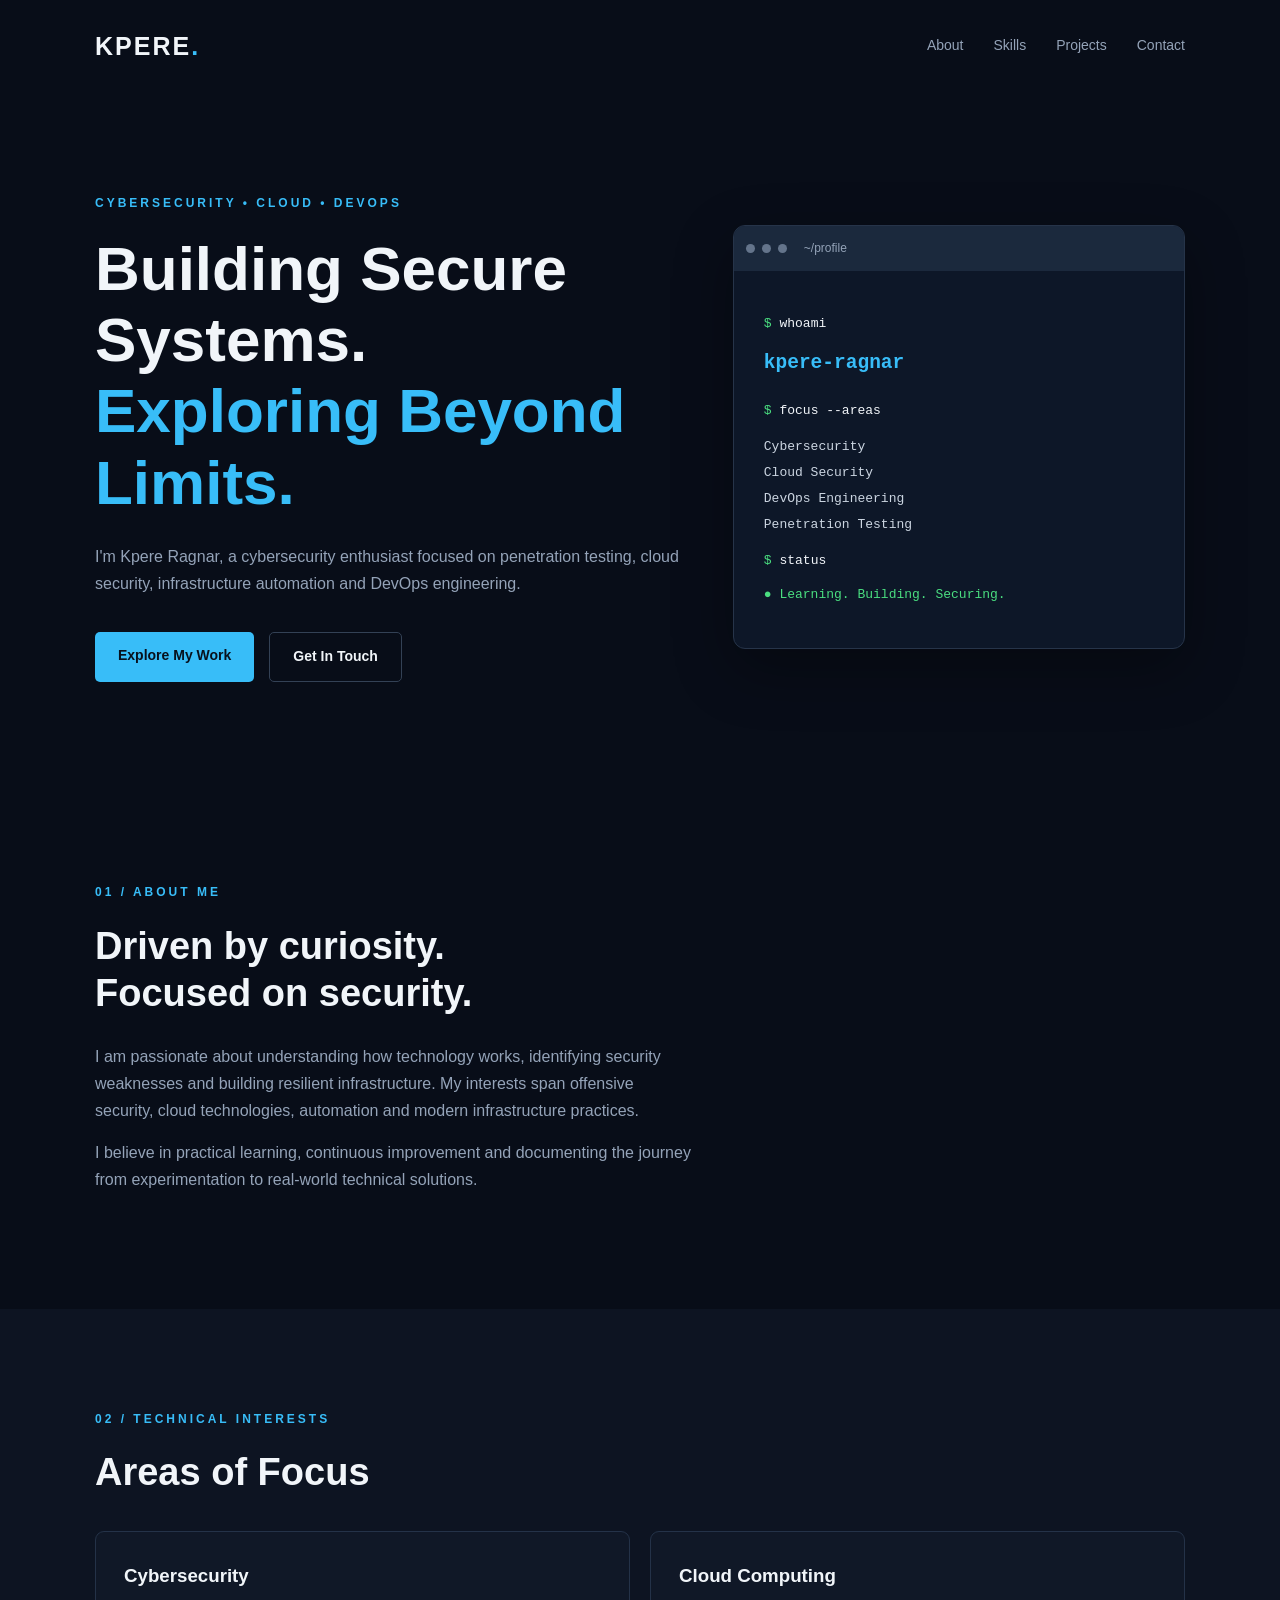
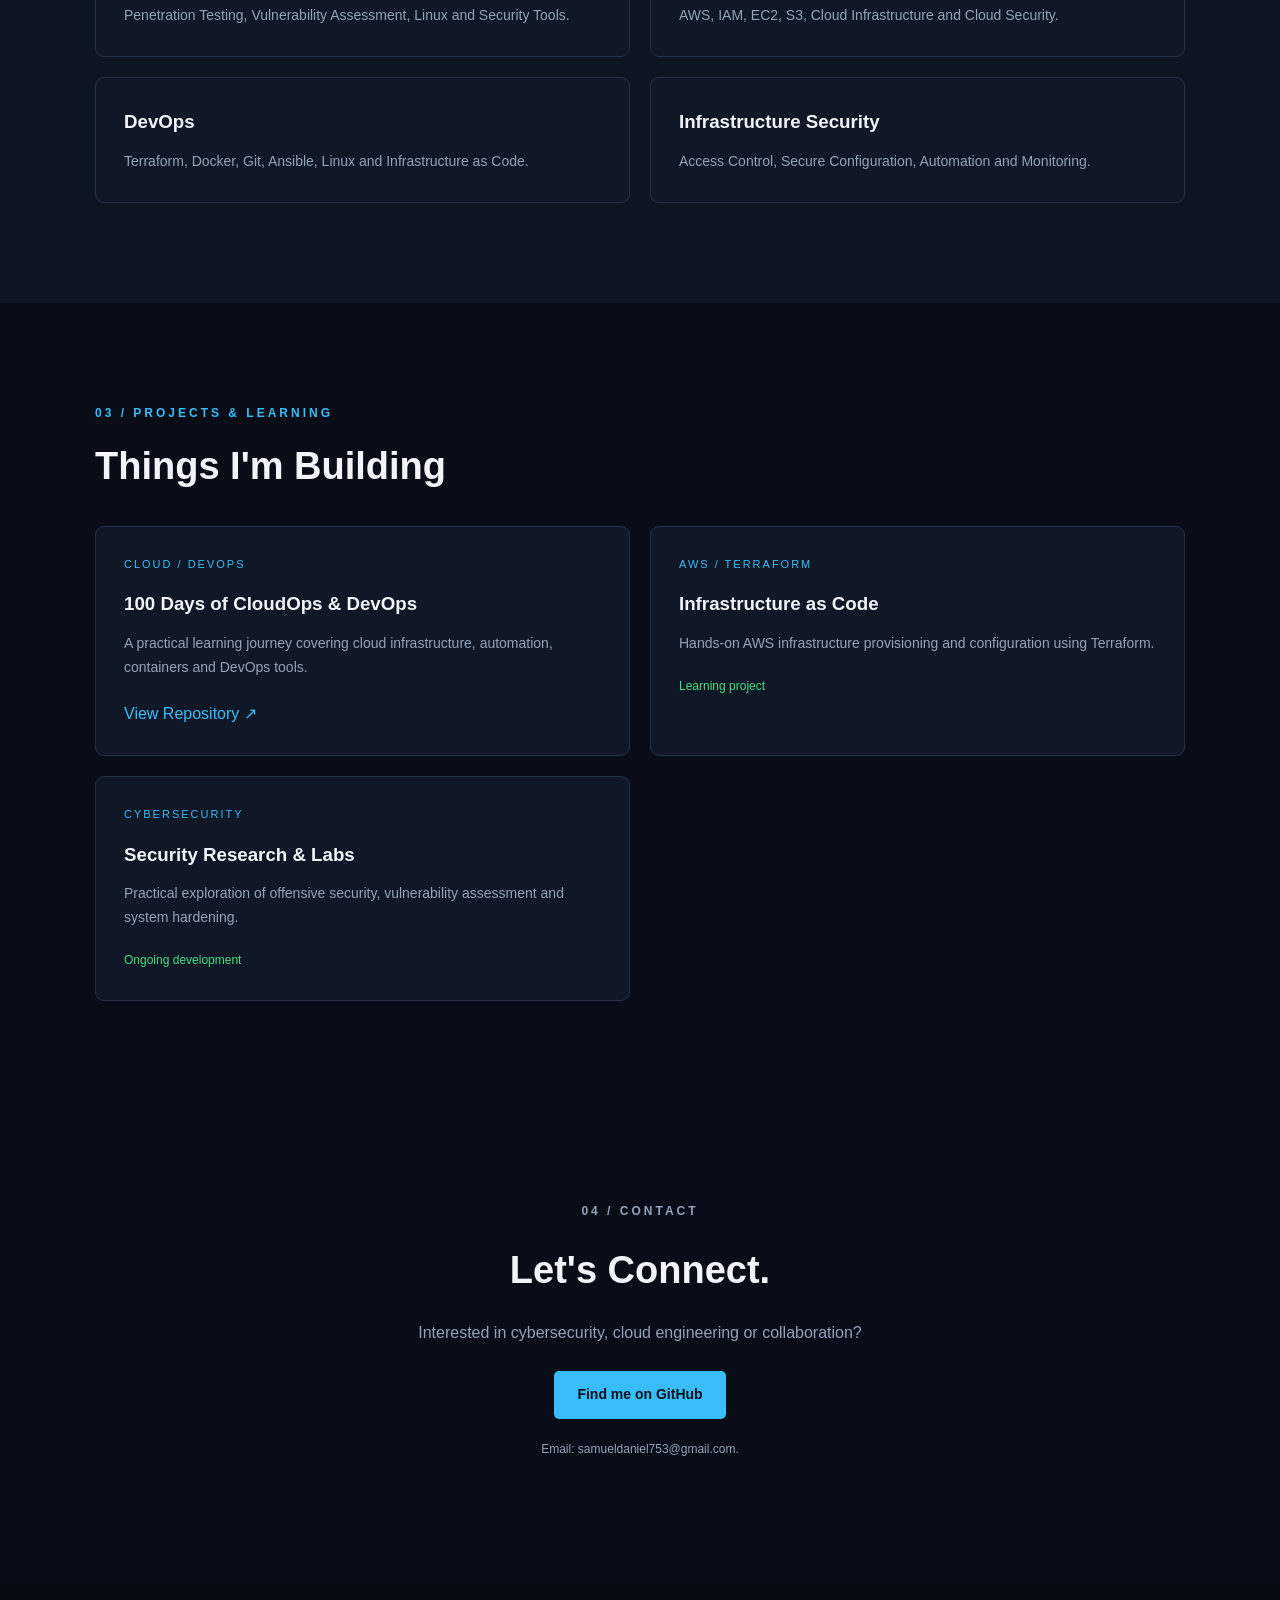
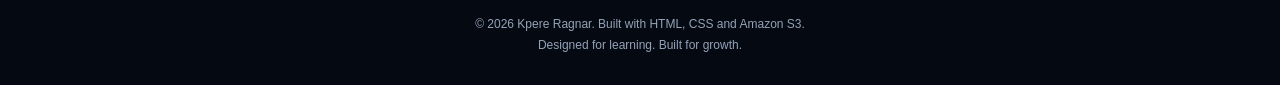
<file: internships/codomax-aws-cloud-devops/module-03-s3/website/index.html>
<!DOCTYPE html>
<html lang="en">
<head>
    <meta charset="UTF-8">
    <meta name="viewport" content="width=device-width, initial-scale=1.0">
    <meta name="description" content="Kpere Ragnar - Cybersecurity, Cloud Security and DevOps Portfolio">
    <title>Samuel Daniel A.K.A Kpere Ragnar | Cybersecurity & Cloud</title>
    <link rel="stylesheet" href="style.css">
</head>
<body>

<header>
    <nav class="navbar">
        <a href="#" class="logo">KPERE<span>.</span></a>
        <div class="nav-links">
            <a href="#about">About</a>
            <a href="#skills">Skills</a>
            <a href="#projects">Projects</a>
            <a href="#contact">Contact</a>
        </div>
    </nav>
</header>

<main>
    <section class="hero">
        <div class="hero-content">
            <p class="eyebrow">CYBERSECURITY • CLOUD • DEVOPS</p>
            <h1>Building Secure Systems.<br><span>Exploring Beyond Limits.</span></h1>
            <p class="hero-description">
                I'm Kpere Ragnar, a cybersecurity enthusiast focused on
                penetration testing, cloud security, infrastructure automation
                and DevOps engineering.
            </p>
            <div class="hero-buttons">
                <a href="#projects" class="btn primary">Explore My Work</a>
                <a href="#contact" class="btn secondary">Get In Touch</a>
            </div>
        </div>
        <div class="hero-card">
            <div class="terminal-header">
                <span></span><span></span><span></span>
                <p>~/profile</p>
            </div>
            <div class="terminal-body">
                <p><span class="green">$</span> whoami</p>
                <h2>kpere-ragnar</h2>
                <p><span class="green">$</span> focus --areas</p>
                <p class="terminal-output">
                    Cybersecurity<br>
                    Cloud Security<br>
                    DevOps Engineering<br>
                    Penetration Testing
                </p>
                <p><span class="green">$</span> status</p>
                <p class="status">● Learning. Building. Securing.</p>
            </div>
        </div>
    </section>

    <section id="about" class="section">
        <p class="eyebrow">01 / ABOUT ME</p>
        <h2>Driven by curiosity.<br>Focused on security.</h2>
        <p class="section-text">
            I am passionate about understanding how technology works,
            identifying security weaknesses and building resilient
            infrastructure. My interests span offensive security, cloud
            technologies, automation and modern infrastructure practices.
        </p>
        <p class="section-text">
            I believe in practical learning, continuous improvement and
            documenting the journey from experimentation to real-world
            technical solutions.
        </p>
    </section>

    <section id="skills" class="section dark-section">
        <p class="eyebrow">02 / TECHNICAL INTERESTS</p>
        <h2>Areas of Focus</h2>
        <div class="skills-grid">
            <article class="skill-card">
                <h3>Cybersecurity</h3>
                <p>Penetration Testing, Vulnerability Assessment, Linux and Security Tools.</p>
            </article>
            <article class="skill-card">
                <h3>Cloud Computing</h3>
                <p>AWS, IAM, EC2, S3, Cloud Infrastructure and Cloud Security.</p>
            </article>
            <article class="skill-card">
                <h3>DevOps</h3>
                <p>Terraform, Docker, Git, Ansible, Linux and Infrastructure as Code.</p>
            </article>
            <article class="skill-card">
                <h3>Infrastructure Security</h3>
                <p>Access Control, Secure Configuration, Automation and Monitoring.</p>
            </article>
        </div>
    </section>

    <section id="projects" class="section">
        <p class="eyebrow">03 / PROJECTS & LEARNING</p>
        <h2>Things I'm Building</h2>
        <div class="projects-grid">
            <article class="project-card">
                <p class="project-type">CLOUD / DEVOPS</p>
                <h3>100 Days of CloudOps & DevOps</h3>
                <p>A practical learning journey covering cloud infrastructure,
                   automation, containers and DevOps tools.</p>
                <a href="https://github.com/kpereragnar/100-Days-CloudOps-DevOps"
                   target="_blank" rel="noopener noreferrer">View Repository ↗</a>
            </article>
            <article class="project-card">
                <p class="project-type">AWS / TERRAFORM</p>
                <h3>Infrastructure as Code</h3>
                <p>Hands-on AWS infrastructure provisioning and configuration
                   using Terraform.</p>
                <span class="project-status">Learning project</span>
            </article>
            <article class="project-card">
                <p class="project-type">CYBERSECURITY</p>
                <h3>Security Research & Labs</h3>
                <p>Practical exploration of offensive security, vulnerability
                   assessment and system hardening.</p>
                <span class="project-status">Ongoing development</span>
            </article>
        </div>
    </section>

    <section id="contact" class="section contact-section">
        <p class="eyebrow">04 / CONTACT</p>
        <h2>Let's Connect.</h2>
        <p>Interested in cybersecurity, cloud engineering or collaboration?</p>
        <a href="https://github.com/kpereragnar"
           target="_blank" rel="noopener noreferrer" class="btn primary">
            Find me on GitHub
        </a>
        <p class="contact-note">Email: samueldaniel753@gmail.com.</p>
    </section>
</main>

<footer>
    <p>© 2026 Kpere Ragnar. Built with HTML, CSS and Amazon S3.</p>
    <p>Designed for learning. Built for growth.</p>
</footer>

</body>
</html>
</file>
<file: internships/codomax-aws-cloud-devops/module-03-s3/website/style.css>
:root {
    --background: #080d18;
    --surface: #101827;
    --accent: #38bdf8;
    --text: #f1f5f9;
    --muted: #94a3b8;
}

* {
    margin: 0;
    padding: 0;
    box-sizing: border-box;
    scroll-behavior: smooth;
}

body {
    font-family: Arial, sans-serif;
    background: var(--background);
    color: var(--text);
    line-height: 1.7;
}

a {
    text-decoration: none;
    color: inherit;
}

.navbar {
    max-width: 1150px;
    margin: auto;
    padding: 25px 30px;
    display: flex;
    justify-content: space-between;
    align-items: center;
}

.logo {
    font-size: 25px;
    font-weight: 800;
    letter-spacing: 2px;
}

.logo span, .hero h1 span {
    color: var(--accent);
}

.nav-links {
    display: flex;
    gap: 30px;
}

.nav-links a {
    color: var(--muted);
    font-size: 14px;
}

.nav-links a:hover {
    color: var(--accent);
}

.hero {
    max-width: 1150px;
    margin: auto;
    min-height: 620px;
    padding: 100px 30px;
    display: grid;
    grid-template-columns: 1.3fr 1fr;
    align-items: center;
    gap: 50px;
}

.eyebrow {
    color: var(--accent);
    font-size: 12px;
    letter-spacing: 3px;
    font-weight: bold;
    margin-bottom: 20px;
}

.hero h1 {
    font-size: clamp(38px, 5vw, 62px);
    line-height: 1.15;
    margin-bottom: 25px;
}

.hero-description, .section-text {
    color: var(--muted);
    max-width: 600px;
}

.hero-buttons {
    display: flex;
    gap: 15px;
    margin-top: 35px;
    flex-wrap: wrap;
}

.btn {
    display: inline-block;
    padding: 12px 23px;
    border-radius: 5px;
    font-weight: bold;
    font-size: 14px;
}

.primary {
    background: var(--accent);
    color: #08111d;
}

.secondary {
    border: 1px solid #334155;
}

.hero-card {
    background: #0d1728;
    border: 1px solid #263449;
    border-radius: 12px;
    overflow: hidden;
    box-shadow: 0 20px 60px #0005;
}

.terminal-header {
    background: #1b293d;
    padding: 12px;
    display: flex;
    align-items: center;
    gap: 7px;
}

.terminal-header span {
    height: 9px;
    width: 9px;
    background: #64748b;
    border-radius: 50%;
}

.terminal-header p {
    color: var(--muted);
    font-size: 12px;
    margin-left: 10px;
}

.terminal-body {
    padding: 30px;
    font-family: monospace;
}

.terminal-body p {
    margin: 12px 0;
}

.green, .status {
    color: #4ade80;
}

.terminal-body h2 {
    margin: 10px 0 20px;
    color: var(--accent);
}

.terminal-output {
    color: #cbd5e1;
    line-height: 2;
}

.section {
    padding: 100px max(30px, calc((100% - 1090px) / 2));
}

.section h2 {
    font-size: 38px;
    margin-bottom: 25px;
    line-height: 1.25;
}

.section-text {
    margin-bottom: 15px;
}

.dark-section {
    background: #0d1422;
}

.skills-grid, .projects-grid {
    display: grid;
    grid-template-columns: repeat(2, 1fr);
    gap: 20px;
    margin-top: 35px;
}

.skill-card, .project-card {
    background: var(--surface);
    border: 1px solid #243248;
    padding: 28px;
    border-radius: 9px;
}

.skill-card h3, .project-card h3 {
    margin-bottom: 12px;
}

.skill-card p, .project-card p {
    color: var(--muted);
    font-size: 14px;
}

.project-type {
    color: var(--accent) !important;
    font-size: 11px !important;
    letter-spacing: 2px;
    margin-bottom: 15px;
}

.project-card a {
    display: inline-block;
    margin-top: 20px;
    color: var(--accent);
}

.project-status {
    display: inline-block;
    margin-top: 20px;
    font-size: 12px;
    color: #4ade80;
}

.contact-section {
    text-align: center;
}

.contact-section p {
    color: var(--muted);
    margin-bottom: 25px;
}

.contact-note {
    margin-top: 20px;
    font-size: 12px;
}

footer {
    text-align: center;
    padding: 30px;
    background: #050912;
    color: var(--muted);
    font-size: 12px;
}

@media (max-width: 750px) {
    .navbar {
        flex-direction: column;
        gap: 20px;
    }

    .nav-links {
        gap: 15px;
        flex-wrap: wrap;
        justify-content: center;
    }

    .hero {
        grid-template-columns: 1fr;
        padding-top: 60px;
    }

    .skills-grid, .projects-grid {
        grid-template-columns: 1fr;
    }

    .section h2 {
        font-size: 30px;
    }
}
</file>
